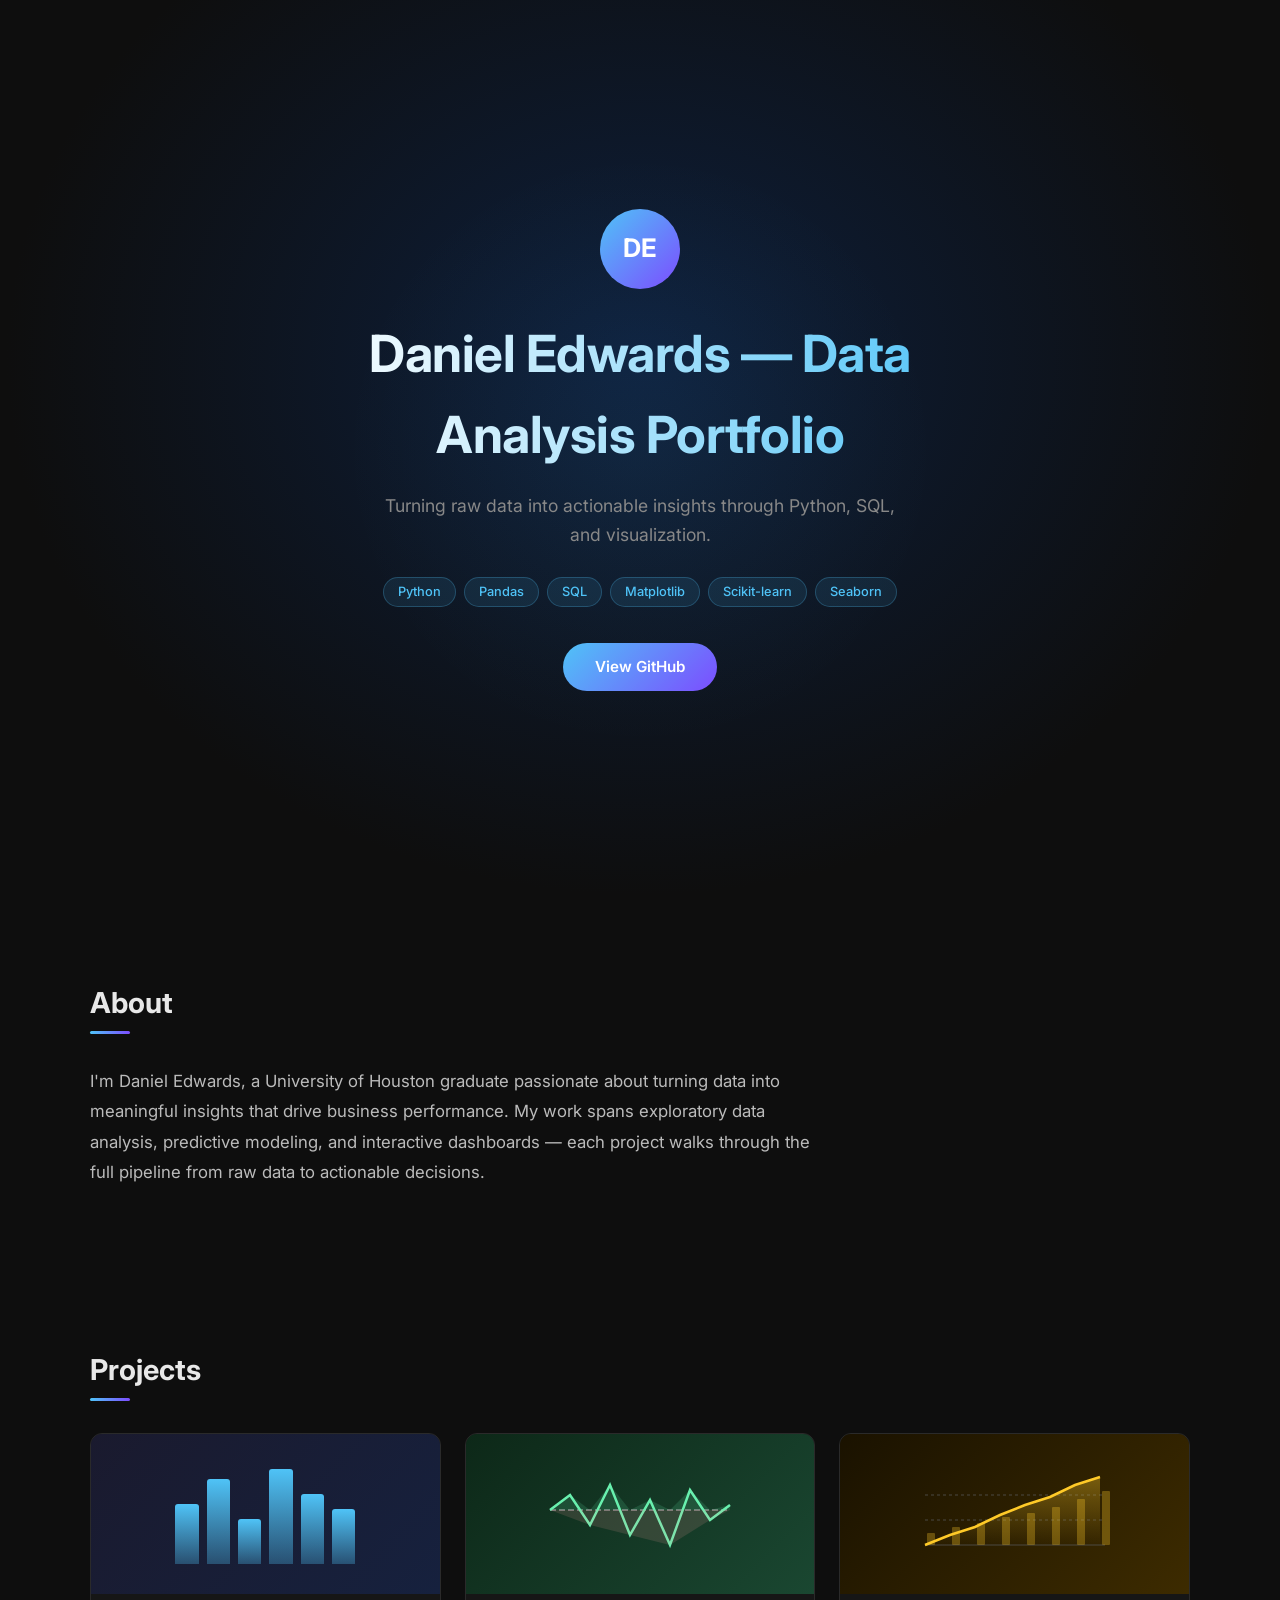
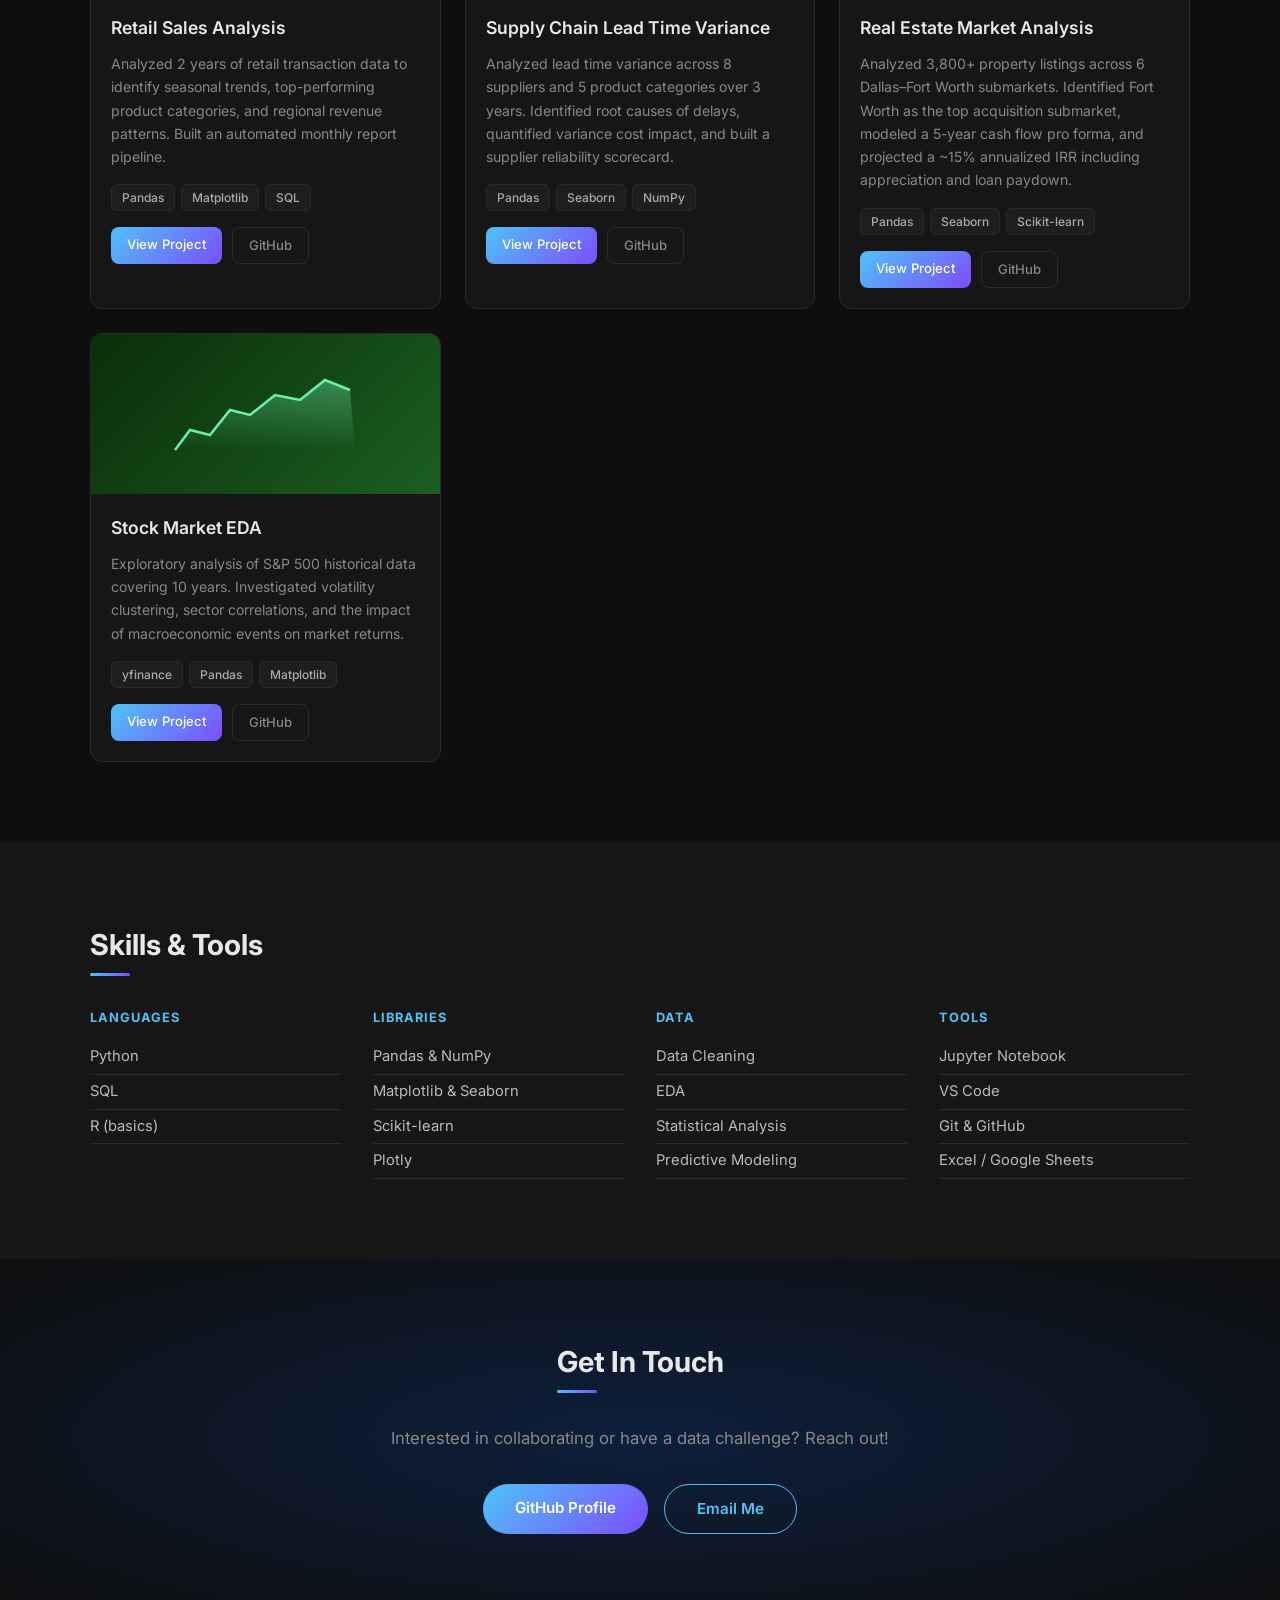
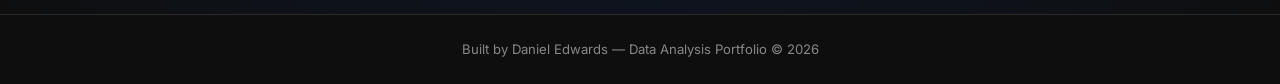
<file: index.html>
<!DOCTYPE html>
<html lang="en">
<head>
  <meta charset="UTF-8" />
  <meta name="viewport" content="width=device-width, initial-scale=1.0"/>
  <title>Data Analysis Portfolio | Daniel Edwards</title>
  <link rel="stylesheet" href="style.css" />
  <link href="https://fonts.googleapis.com/css2?family=Inter:wght@300;400;500;600;700&display=swap" rel="stylesheet"/>
</head>
<body>

  <!-- HERO -->
  <header class="hero">
    <div class="hero-content">
      <div class="avatar">DE</div>
      <h1>Daniel Edwards — Data Analysis Portfolio</h1>
      <p class="subtitle">Turning raw data into actionable insights through Python, SQL, and visualization.</p>
      <div class="badge-row">
        <span class="badge">Python</span>
        <span class="badge">Pandas</span>
        <span class="badge">SQL</span>
        <span class="badge">Matplotlib</span>
        <span class="badge">Scikit-learn</span>
        <span class="badge">Seaborn</span>
      </div>
      <a href="https://github.com/DEDW2701" target="_blank" class="btn-primary">View GitHub</a>
    </div>
  </header>

  <!-- ABOUT -->
  <section class="section about">
    <div class="container">
      <h2 class="section-title">About</h2>
      <p>I'm Daniel Edwards, a University of Houston graduate passionate about turning data into meaningful insights that drive business performance. My work spans exploratory data analysis, predictive modeling, and interactive dashboards — each project walks through the full pipeline from raw data to actionable decisions.</p>
    </div>
  </section>

  <!-- PROJECTS -->
  <section class="section" id="projects">
    <div class="container">
      <h2 class="section-title">Projects</h2>
      <div class="project-grid">

        <!-- Project 1 -->
        <div class="card">
          <div class="card-header" style="background: linear-gradient(135deg, #1a1a2e, #16213e);">
            <div class="chart-preview">
              <div class="bar-chart">
                <div class="bar" style="height:60%"></div>
                <div class="bar" style="height:85%"></div>
                <div class="bar" style="height:45%"></div>
                <div class="bar" style="height:95%"></div>
                <div class="bar" style="height:70%"></div>
                <div class="bar" style="height:55%"></div>
              </div>
            </div>
          </div>
          <div class="card-body">
            <h3>Retail Sales Analysis</h3>
            <p>Analyzed 2 years of retail transaction data to identify seasonal trends, top-performing product categories, and regional revenue patterns. Built an automated monthly report pipeline.</p>
            <div class="tag-row">
              <span class="tag">Pandas</span>
              <span class="tag">Matplotlib</span>
              <span class="tag">SQL</span>
            </div>
            <div class="card-links">
              <a href="projects/retail-sales/index.html" class="link-btn">View Project</a>
              <a href="https://github.com/DEDW2701" target="_blank" class="link-btn secondary">GitHub</a>
            </div>
          </div>
        </div>

        <!-- Project 2 -->
        <div class="card">
          <div class="card-header" style="background: linear-gradient(135deg, #0d2818, #1a4731);">
            <div class="chart-preview">
              <svg viewBox="0 0 200 110" class="line-chart">
                <!-- expected lead time baseline -->
                <line x1="10" y1="55" x2="190" y2="55" stroke="#888" stroke-width="1.5" stroke-dasharray="6,3"/>
                <!-- actual lead time variance -->
                <polyline points="10,55 30,40 50,70 70,30 90,80 110,45 130,90 150,35 170,65 190,50"
                  fill="none" stroke="#69f0ae" stroke-width="2.5"/>
                <!-- variance fill above baseline -->
                <polygon points="10,55 30,40 50,55 70,30 90,55 110,45 130,55 150,35 170,55 190,50 190,55 10,55"
                  fill="rgba(105,240,174,0.15)"/>
                <!-- variance fill below baseline -->
                <polygon points="10,55 50,70 90,80 130,90 170,65 190,55"
                  fill="rgba(239,154,154,0.15)"/>
              </svg>
            </div>
          </div>
          <div class="card-body">
            <h3>Supply Chain Lead Time Variance</h3>
            <p>Analyzed lead time variance across 8 suppliers and 5 product categories over 3 years. Identified root causes of delays, quantified variance cost impact, and built a supplier reliability scorecard.</p>
            <div class="tag-row">
              <span class="tag">Pandas</span>
              <span class="tag">Seaborn</span>
              <span class="tag">NumPy</span>
            </div>
            <div class="card-links">
              <a href="projects/supply-chain/index.html" class="link-btn">View Project</a>
              <a href="https://github.com/DEDW2701/data-analysis-portfolio" target="_blank" class="link-btn secondary">GitHub</a>
            </div>
          </div>
        </div>

        <!-- Project 3 -->
        <div class="card">
          <div class="card-header" style="background: linear-gradient(135deg, #1a1200, #3d2b00);">
            <div class="chart-preview">
              <svg viewBox="0 0 200 110" class="line-chart">
                <!-- grid lines -->
                <line x1="10" y1="90" x2="190" y2="90" stroke="#555" stroke-width="0.8"/>
                <line x1="10" y1="65" x2="190" y2="65" stroke="#555" stroke-width="0.8" stroke-dasharray="3,3"/>
                <line x1="10" y1="40" x2="190" y2="40" stroke="#555" stroke-width="0.8" stroke-dasharray="3,3"/>
                <!-- median price area fill -->
                <defs>
                  <linearGradient id="priceGrad" x1="0" y1="0" x2="0" y2="1">
                    <stop offset="0%" stop-color="#ffca28" stop-opacity="0.35"/>
                    <stop offset="100%" stop-color="#ffca28" stop-opacity="0"/>
                  </linearGradient>
                </defs>
                <polygon points="10,90 35,80 60,72 85,60 110,50 135,42 160,30 185,22 185,90"
                  fill="url(#priceGrad)"/>
                <!-- median price line -->
                <polyline points="10,90 35,80 60,72 85,60 110,50 135,42 160,30 185,22"
                  fill="none" stroke="#ffca28" stroke-width="2.5"/>
                <!-- volume bars -->
                <rect x="12" y="78" width="8" height="12" fill="rgba(255,202,40,0.3)" rx="1"/>
                <rect x="37" y="72" width="8" height="18" fill="rgba(255,202,40,0.3)" rx="1"/>
                <rect x="62" y="68" width="8" height="22" fill="rgba(255,202,40,0.3)" rx="1"/>
                <rect x="87" y="62" width="8" height="28" fill="rgba(255,202,40,0.3)" rx="1"/>
                <rect x="112" y="58" width="8" height="32" fill="rgba(255,202,40,0.3)" rx="1"/>
                <rect x="137" y="52" width="8" height="38" fill="rgba(255,202,40,0.3)" rx="1"/>
                <rect x="162" y="44" width="8" height="46" fill="rgba(255,202,40,0.3)" rx="1"/>
                <rect x="187" y="36" width="8" height="54" fill="rgba(255,202,40,0.3)" rx="1"/>
              </svg>
            </div>
          </div>
          <div class="card-body">
            <h3>Real Estate Market Analysis</h3>
            <p>Analyzed 3,800+ property listings across 6 Dallas–Fort Worth submarkets. Identified Fort Worth as the top acquisition submarket, modeled a 5-year cash flow pro forma, and projected a ~15% annualized IRR including appreciation and loan paydown.</p>
            <div class="tag-row">
              <span class="tag">Pandas</span>
              <span class="tag">Seaborn</span>
              <span class="tag">Scikit-learn</span>
            </div>
            <div class="card-links">
              <a href="projects/real-estate/index.html" class="link-btn">View Project</a>
              <a href="https://github.com/DEDW2701/data-analysis-portfolio" target="_blank" class="link-btn secondary">GitHub</a>
            </div>
          </div>
        </div>

        <!-- Project 4 -->
        <div class="card">
          <div class="card-header" style="background: linear-gradient(135deg, #0a2e0a, #1b5e20);">
            <div class="chart-preview">
              <svg viewBox="0 0 200 100" class="line-chart">
                <defs>
                  <linearGradient id="stockGrad" x1="0" y1="0" x2="0" y2="1">
                    <stop offset="0%" stop-color="#69f0ae" stop-opacity="0.4"/>
                    <stop offset="100%" stop-color="#69f0ae" stop-opacity="0"/>
                  </linearGradient>
                </defs>
                <polygon points="10,90 25,70 45,75 65,50 85,55 110,35 135,40 160,20 185,30 190,90"
                  fill="url(#stockGrad)"/>
                <polyline points="10,90 25,70 45,75 65,50 85,55 110,35 135,40 160,20 185,30"
                  fill="none" stroke="#69f0ae" stroke-width="2.5"/>
              </svg>
            </div>
          </div>
          <div class="card-body">
            <h3>Stock Market EDA</h3>
            <p>Exploratory analysis of S&amp;P 500 historical data covering 10 years. Investigated volatility clustering, sector correlations, and the impact of macroeconomic events on market returns.</p>
            <div class="tag-row">
              <span class="tag">yfinance</span>
              <span class="tag">Pandas</span>
              <span class="tag">Matplotlib</span>
            </div>
            <div class="card-links">
              <a href="projects/stock-market/index.html" class="link-btn">View Project</a>
              <a href="https://github.com/DEDW2701" target="_blank" class="link-btn secondary">GitHub</a>
            </div>
          </div>
        </div>

      </div>
    </div>
  </section>

  <!-- SKILLS -->
  <section class="section skills-section">
    <div class="container">
      <h2 class="section-title">Skills &amp; Tools</h2>
      <div class="skills-grid">
        <div class="skill-group">
          <h4>Languages</h4>
          <ul>
            <li>Python</li>
            <li>SQL</li>
            <li>R (basics)</li>
          </ul>
        </div>
        <div class="skill-group">
          <h4>Libraries</h4>
          <ul>
            <li>Pandas &amp; NumPy</li>
            <li>Matplotlib &amp; Seaborn</li>
            <li>Scikit-learn</li>
            <li>Plotly</li>
          </ul>
        </div>
        <div class="skill-group">
          <h4>Data</h4>
          <ul>
            <li>Data Cleaning</li>
            <li>EDA</li>
            <li>Statistical Analysis</li>
            <li>Predictive Modeling</li>
          </ul>
        </div>
        <div class="skill-group">
          <h4>Tools</h4>
          <ul>
            <li>Jupyter Notebook</li>
            <li>VS Code</li>
            <li>Git &amp; GitHub</li>
            <li>Excel / Google Sheets</li>
          </ul>
        </div>
      </div>
    </div>
  </section>

  <!-- CONTACT -->
  <section class="section contact-section">
    <div class="container center">
      <h2 class="section-title">Get In Touch</h2>
      <p>Interested in collaborating or have a data challenge? Reach out!</p>
      <div class="contact-links">
        <a href="https://github.com/DEDW2701" target="_blank" class="btn-primary">GitHub Profile</a>
        <a href="mailto:ohiostate1771@gmail.com" class="btn-outline">Email Me</a>
      </div>
    </div>
  </section>

  <footer>
    <p>Built by Daniel Edwards &mdash; Data Analysis Portfolio &copy; 2026</p>
  </footer>

</body>
</html>
</file>
<file: style.css>
*, *::before, *::after { box-sizing: border-box; margin: 0; padding: 0; }

:root {
  --bg: #0e0e0e;
  --surface: #161616;
  --surface2: #1e1e1e;
  --border: #2a2a2a;
  --accent: #4fc3f7;
  --accent2: #7c4dff;
  --text: #e8e8e8;
  --muted: #888;
  --radius: 12px;
}

html { scroll-behavior: smooth; }

body {
  font-family: 'Inter', sans-serif;
  background: var(--bg);
  color: var(--text);
  line-height: 1.6;
}

/* HERO */
.hero {
  min-height: 100vh;
  display: flex;
  align-items: center;
  justify-content: center;
  text-align: center;
  background: radial-gradient(ellipse at 50% 40%, #0d1f3c 0%, #0e0e0e 70%);
  padding: 60px 24px;
  position: relative;
  overflow: hidden;
}

.hero::before {
  content: '';
  position: absolute;
  width: 600px; height: 600px;
  border-radius: 50%;
  background: radial-gradient(circle, rgba(79,195,247,0.06), transparent 70%);
  top: 50%; left: 50%;
  transform: translate(-50%, -50%);
  pointer-events: none;
}

.hero-content { position: relative; z-index: 1; max-width: 680px; }

.avatar {
  width: 80px; height: 80px;
  border-radius: 50%;
  background: linear-gradient(135deg, var(--accent), var(--accent2));
  display: flex; align-items: center; justify-content: center;
  font-size: 1.6rem; font-weight: 700; color: white;
  margin: 0 auto 24px;
}

.hero h1 {
  font-size: clamp(2rem, 5vw, 3.2rem);
  font-weight: 700;
  letter-spacing: -0.5px;
  margin-bottom: 16px;
  background: linear-gradient(90deg, #fff 0%, var(--accent) 100%);
  -webkit-background-clip: text;
  -webkit-text-fill-color: transparent;
  background-clip: text;
}

.subtitle {
  font-size: 1.1rem;
  color: var(--muted);
  margin-bottom: 28px;
  max-width: 520px;
  margin-left: auto; margin-right: auto;
}

.badge-row { display: flex; flex-wrap: wrap; gap: 8px; justify-content: center; margin-bottom: 36px; }

.badge {
  background: rgba(79,195,247,0.1);
  border: 1px solid rgba(79,195,247,0.25);
  color: var(--accent);
  padding: 4px 14px;
  border-radius: 999px;
  font-size: 0.8rem;
  font-weight: 500;
}

.btn-primary {
  display: inline-block;
  background: linear-gradient(135deg, var(--accent), var(--accent2));
  color: white;
  text-decoration: none;
  padding: 12px 32px;
  border-radius: 999px;
  font-weight: 600;
  font-size: 0.95rem;
  transition: opacity 0.2s, transform 0.2s;
}
.btn-primary:hover { opacity: 0.85; transform: translateY(-2px); }

.btn-outline {
  display: inline-block;
  border: 1px solid var(--accent);
  color: var(--accent);
  text-decoration: none;
  padding: 12px 32px;
  border-radius: 999px;
  font-weight: 600;
  font-size: 0.95rem;
  transition: background 0.2s, transform 0.2s;
}
.btn-outline:hover { background: rgba(79,195,247,0.08); transform: translateY(-2px); }

/* SECTIONS */
.section { padding: 80px 24px; }
.container { max-width: 1100px; margin: 0 auto; }
.center { text-align: center; }

.section-title {
  font-size: 1.8rem;
  font-weight: 700;
  margin-bottom: 40px;
  position: relative;
  display: inline-block;
}
.section-title::after {
  content: '';
  position: absolute;
  bottom: -8px; left: 0;
  width: 40px; height: 3px;
  background: linear-gradient(90deg, var(--accent), var(--accent2));
  border-radius: 2px;
}

/* ABOUT */
.about p {
  font-size: 1.05rem;
  color: #bbb;
  max-width: 720px;
  line-height: 1.8;
}

/* PROJECT GRID */
.project-grid {
  display: grid;
  grid-template-columns: repeat(auto-fill, minmax(280px, 1fr));
  gap: 24px;
}

.card {
  background: var(--surface);
  border: 1px solid var(--border);
  border-radius: var(--radius);
  overflow: hidden;
  transition: transform 0.25s, border-color 0.25s;
}
.card:hover { transform: translateY(-6px); border-color: rgba(79,195,247,0.35); }

.card-header {
  height: 160px;
  display: flex;
  align-items: center;
  justify-content: center;
  padding: 20px;
}

.chart-preview { width: 100%; max-width: 200px; }

.bar-chart {
  display: flex;
  align-items: flex-end;
  gap: 8px;
  height: 100px;
  padding: 0 10px;
}

.bar {
  flex: 1;
  background: linear-gradient(180deg, var(--accent), rgba(79,195,247,0.3));
  border-radius: 3px 3px 0 0;
  transition: height 0.3s;
}

.line-chart { width: 100%; height: auto; }
.donut-chart { width: 120px; height: 120px; margin: 0 auto; display: block; transform: rotate(-90deg); }

.card-body { padding: 20px; }

.card-body h3 {
  font-size: 1.1rem;
  font-weight: 600;
  margin-bottom: 10px;
}

.card-body p {
  font-size: 0.88rem;
  color: var(--muted);
  line-height: 1.65;
  margin-bottom: 16px;
}

.tag-row { display: flex; flex-wrap: wrap; gap: 6px; margin-bottom: 16px; }

.tag {
  background: var(--surface2);
  border: 1px solid var(--border);
  color: #aaa;
  padding: 3px 10px;
  border-radius: 6px;
  font-size: 0.75rem;
  font-weight: 500;
}

.card-links { display: flex; gap: 10px; }

.link-btn {
  text-decoration: none;
  font-size: 0.82rem;
  font-weight: 500;
  padding: 7px 16px;
  border-radius: 8px;
  background: linear-gradient(135deg, var(--accent), var(--accent2));
  color: white;
  transition: opacity 0.2s;
}
.link-btn:hover { opacity: 0.8; }
.link-btn.secondary {
  background: transparent;
  border: 1px solid var(--border);
  color: var(--muted);
}
.link-btn.secondary:hover { border-color: var(--accent); color: var(--accent); }

/* SKILLS */
.skills-section { background: var(--surface); }

.skills-grid {
  display: grid;
  grid-template-columns: repeat(auto-fill, minmax(200px, 1fr));
  gap: 32px;
}

.skill-group h4 {
  font-size: 0.8rem;
  text-transform: uppercase;
  letter-spacing: 1px;
  color: var(--accent);
  margin-bottom: 12px;
}

.skill-group ul { list-style: none; }

.skill-group li {
  font-size: 0.92rem;
  color: #bbb;
  padding: 5px 0;
  border-bottom: 1px solid var(--border);
}

/* CONTACT */
.contact-section { background: radial-gradient(ellipse at center, #0d1f3c, var(--bg)); }
.contact-section p { color: var(--muted); margin-bottom: 32px; font-size: 1.05rem; }
.contact-links { display: flex; gap: 16px; justify-content: center; flex-wrap: wrap; }

/* FOOTER */
footer {
  text-align: center;
  padding: 24px;
  font-size: 0.82rem;
  color: var(--muted);
  border-top: 1px solid var(--border);
}

@media (max-width: 600px) {
  .project-grid { grid-template-columns: 1fr; }
  .skills-grid { grid-template-columns: 1fr 1fr; }
}
</file>
